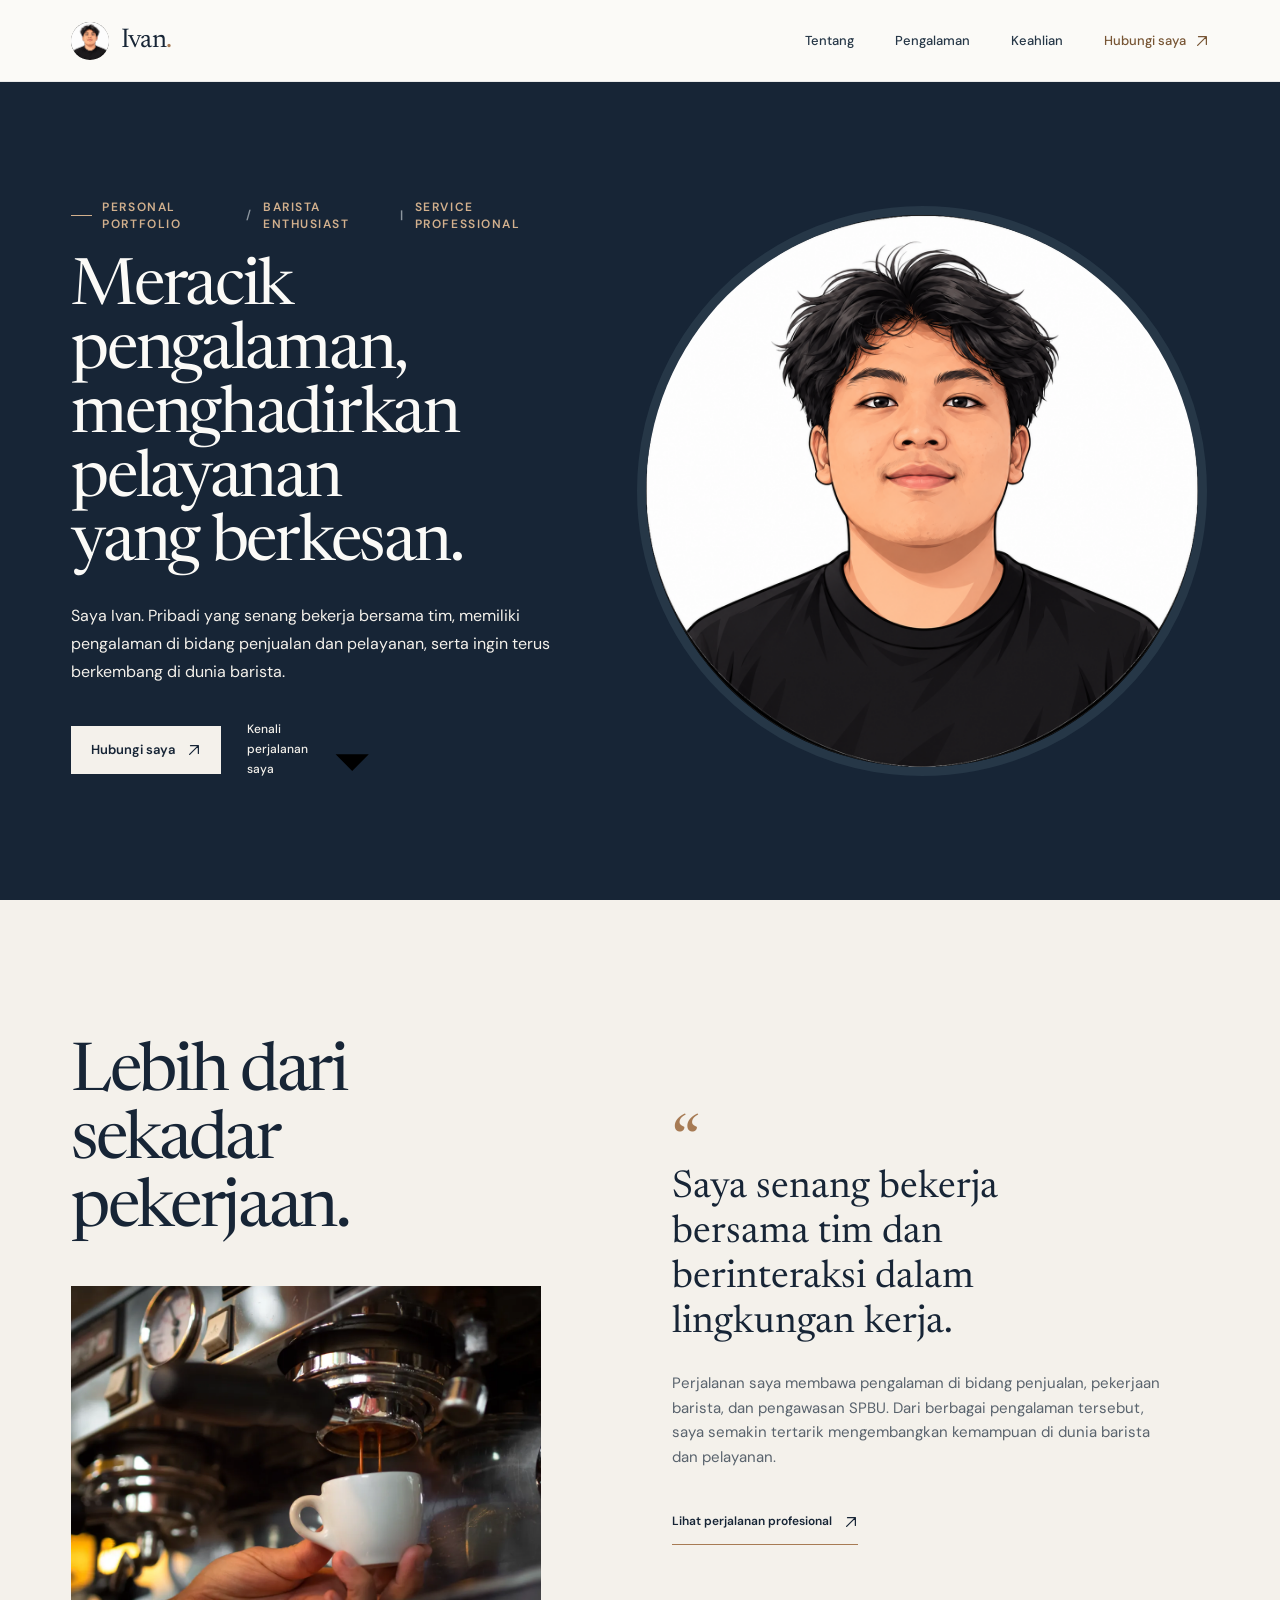
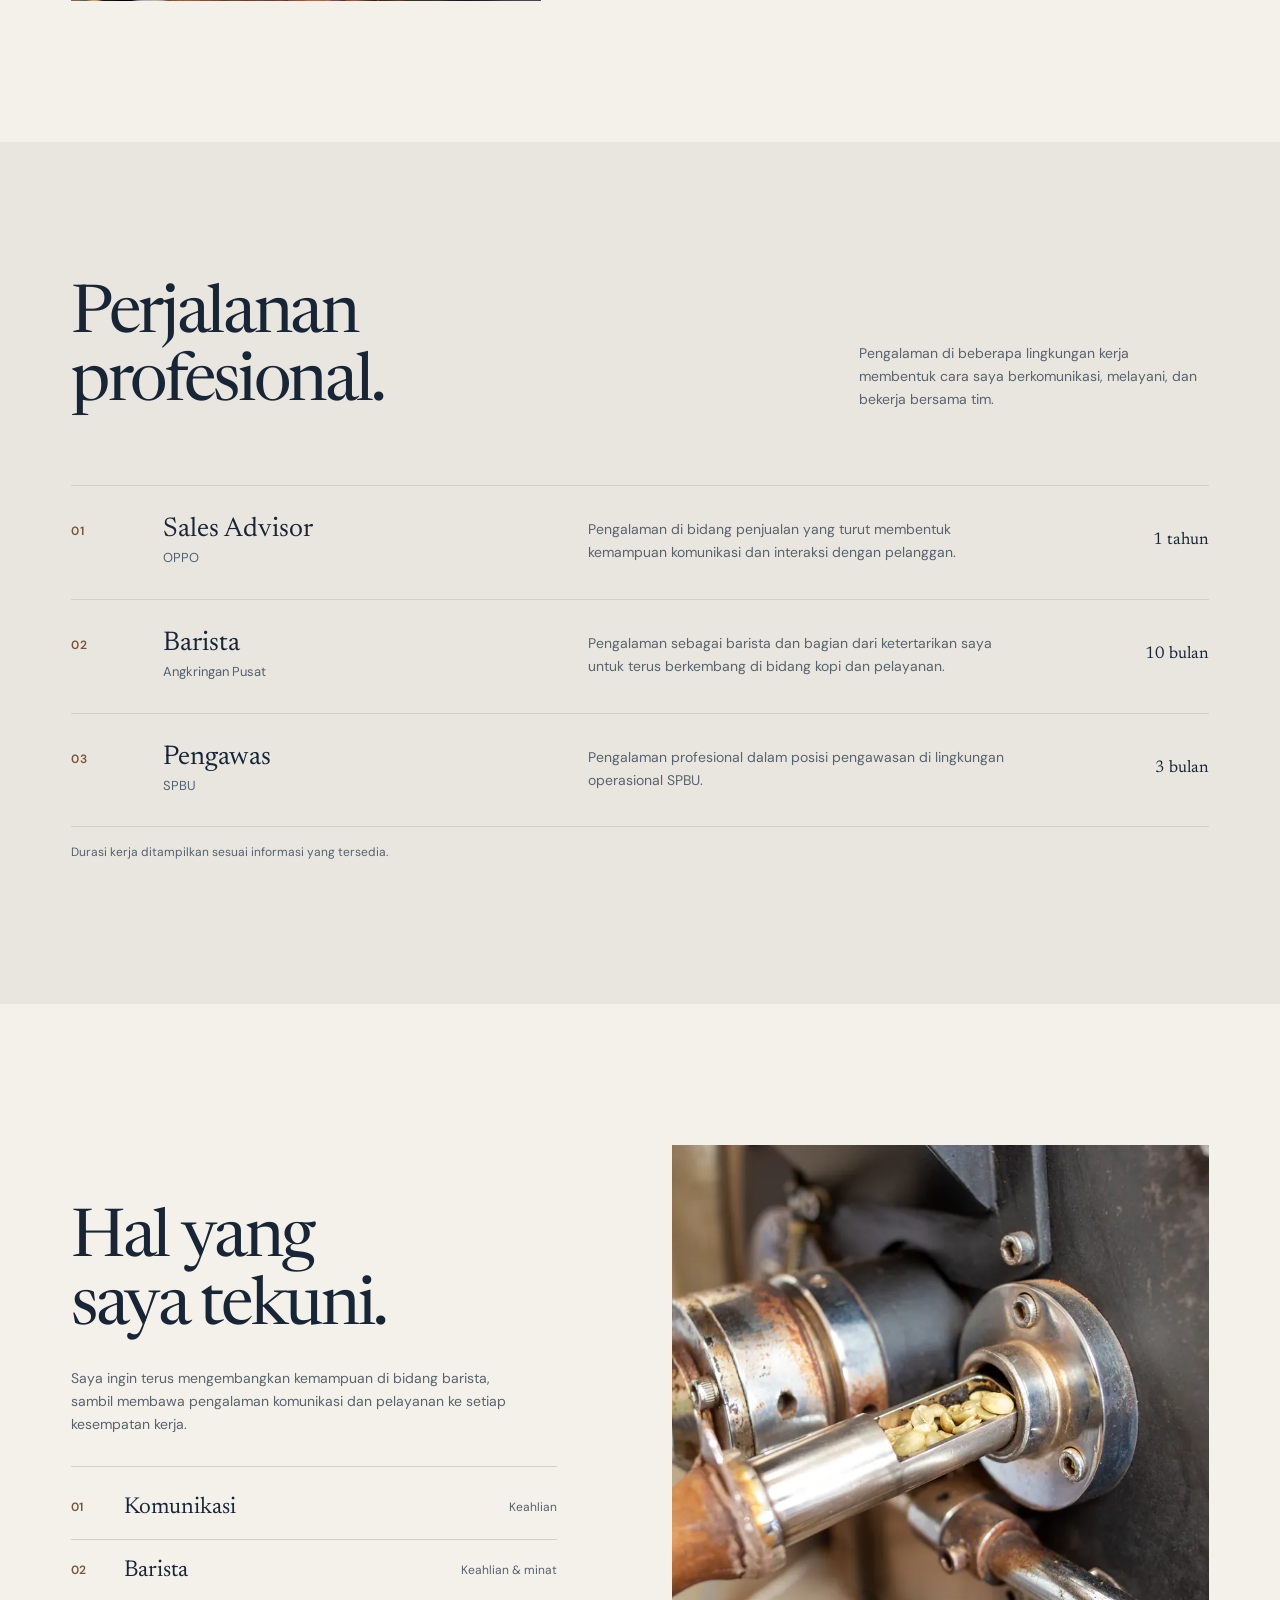
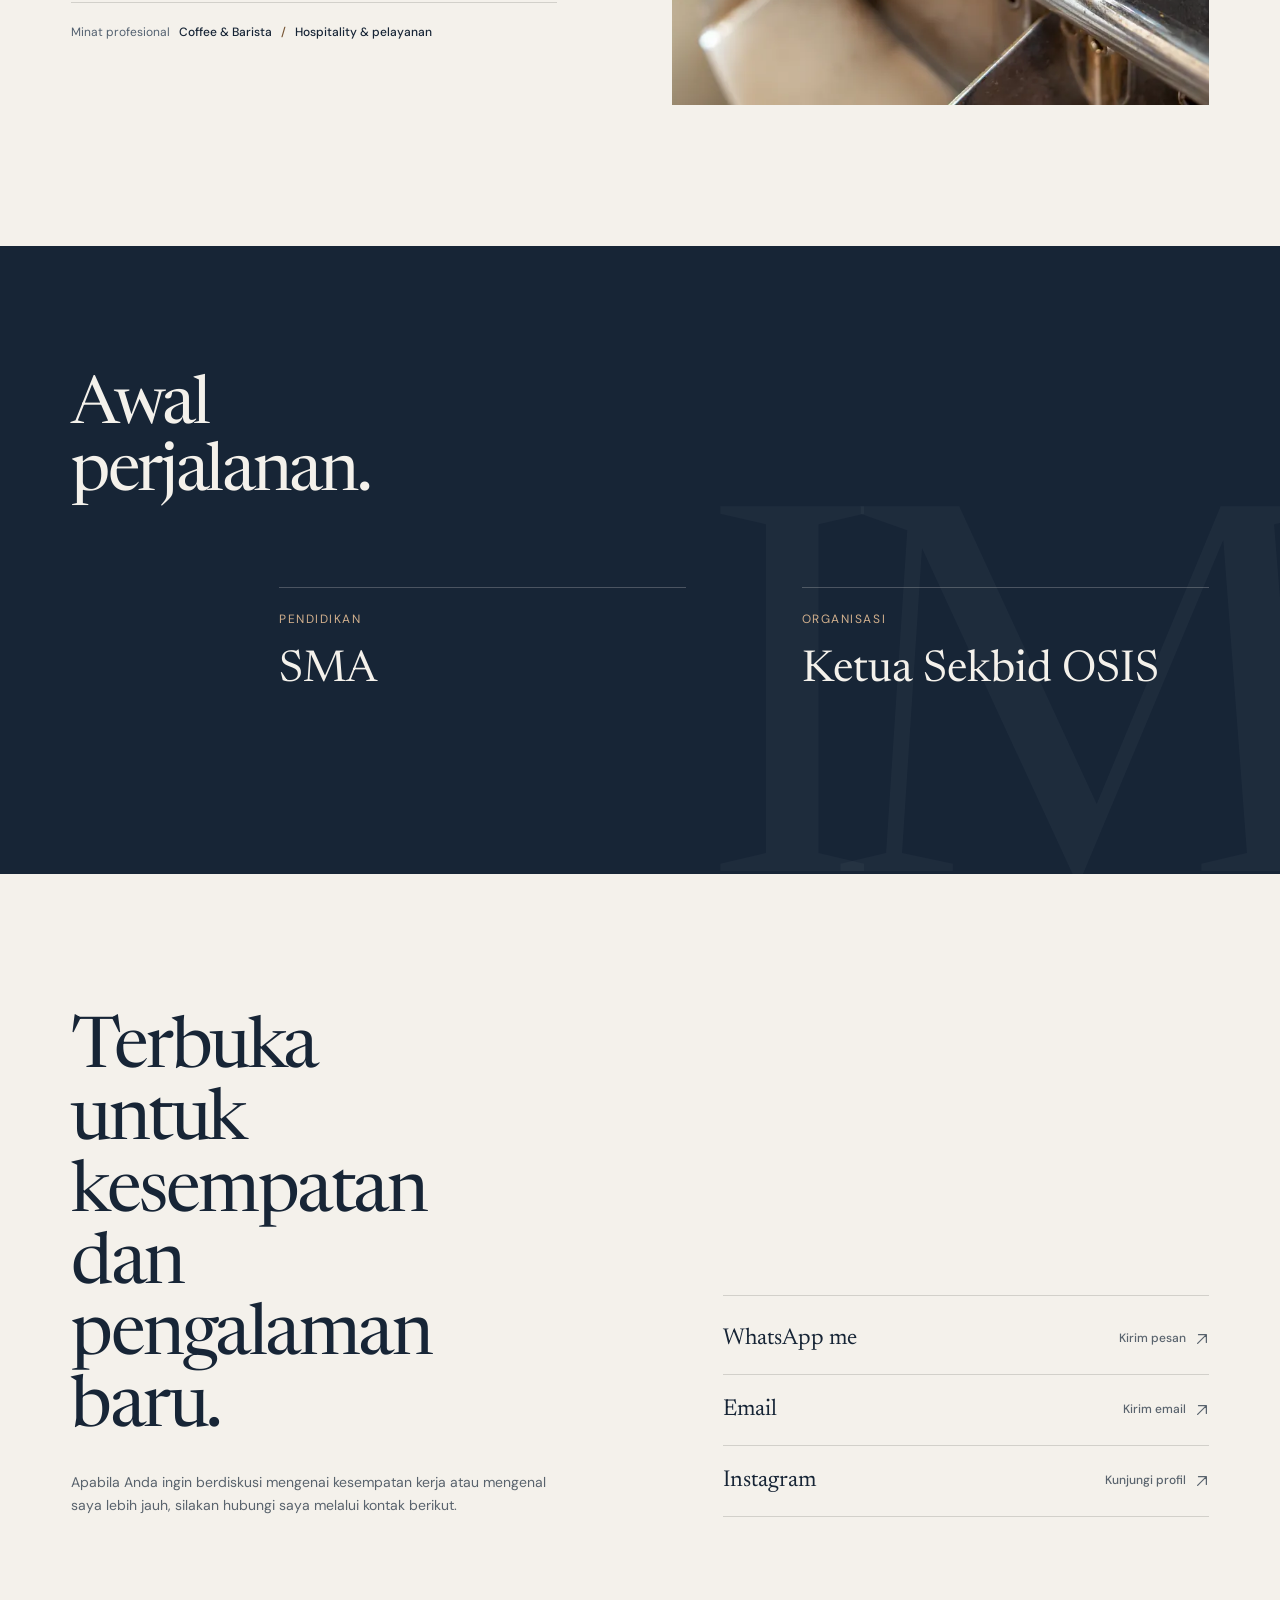
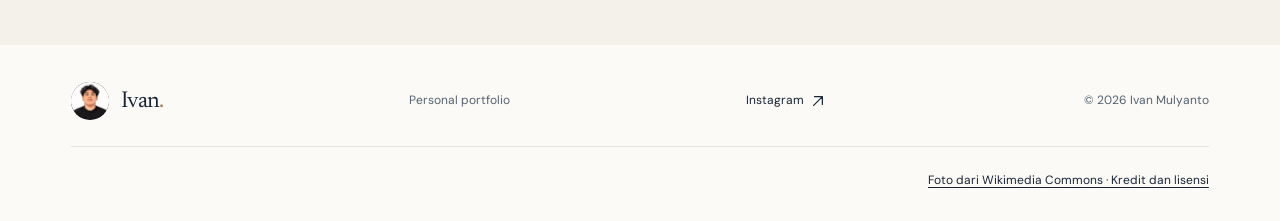
<file: index.html>
<!doctype html>
<html lang="id" data-type="service" data-site-kind="other" data-radius="soft" data-buttons="solid" data-motion="quiet">
<head>
  <meta charset="utf-8">
  <meta name="viewport" content="width=device-width, initial-scale=1">
  <meta name="theme-color" content="#172536">
  <meta name="description" content="Kenali Ivan, profesional dengan pengalaman di bidang penjualan, pelayanan, dan barista yang ingin terus berkembang di dunia coffee and hospitality.">
  <meta name="page-type" content="service">
  <meta name="site-kind" content="other">
  <meta property="og:type" content="website">
  <meta property="og:title" content="Ivan | Barista &amp; Service Professional">
  <meta property="og:description" content="Perjalanan profesional Ivan di bidang penjualan, pelayanan, dan barista.">
  <meta property="og:image" content="assets/img/profile.jpg">
  <meta name="twitter:card" content="summary_large_image">
  <title>Ivan | Barista &amp; Service Professional</title>
  <link rel="icon" type="image/svg+xml" href="assets/img/favicon.svg">
  <link rel="preconnect" href="https://fonts.googleapis.com">
  <link rel="preconnect" href="https://fonts.gstatic.com" crossorigin>
  <link href="https://fonts.googleapis.com/css2?family=DM+Sans:wght@400;500;600;700&family=Newsreader:opsz,wght@6..72,400;6..72,500&display=swap" rel="stylesheet">
  <link rel="stylesheet" href="assets/css/style.css">
</head>
<body id="top">
  <a class="skip-link" href="#main">Langsung ke konten</a>
  <header class="site-header">
    <div class="header-inner wrap">
      <a class="brand" href="#top" aria-label="Ivan, kembali ke halaman utama">
        <img class="brand-photo" src="assets/img/profile.jpg" alt="">
        <span class="brand-name">Ivan<span class="brand-dot">.</span></span>
      </a>
      <button class="menu-toggle" type="button" aria-label="Buka navigasi" aria-expanded="false" aria-controls="primary-navigation">
        <span></span><span></span>
      </button>
      <nav class="primary-nav" id="primary-navigation" aria-label="Navigasi utama">
        <a href="#about">Tentang</a>
        <a href="#experience">Pengalaman</a>
        <a href="#skills">Keahlian</a>
        <a class="nav-contact" href="#contact">Hubungi saya <svg viewBox="0 0 16 16" aria-hidden="true"><path d="M3 13 13 3M4 3h9v9"/></svg></a>
      </nav>
    </div>
  </header>

  <main id="main">
    <section class="hero section-dark" id="home" aria-labelledby="hero-title" data-enter>
      <div class="hero-inner wrap">
        <div class="hero-copy">
          <p class="eyebrow"><span class="eyebrow-rule"></span>Personal portfolio <span class="eyebrow-slash">/</span> Barista enthusiast <span class="eyebrow-slash">|</span> Service professional</p>
          <h1 id="hero-title">Meracik pengalaman, menghadirkan pelayanan yang berkesan.</h1>
          <p class="hero-lead">Saya Ivan. Pribadi yang senang bekerja bersama tim, memiliki pengalaman di bidang penjualan dan pelayanan, serta ingin terus berkembang di dunia barista.</p>
          <div class="hero-actions">
            <a class="button button-light" href="#contact">Hubungi saya <svg viewBox="0 0 16 16" aria-hidden="true"><path d="M3 13 13 3M4 3h9v9"/></svg></a>
            <a class="text-link text-link-light" href="#experience">Kenali perjalanan saya <svg viewBox="0 0 16 16" aria-hidden="true"><path d="M8 3v10m-4-4 4 4 4-4"/></svg></a>
          </div>
        </div>
        <figure class="hero-image-frame">
          <img src="assets/img/profile.jpg" alt="Foto pribadi Ivan" width="600" height="600" fetchpriority="high" decoding="async">
        </figure>
      </div>
    </section>

    <section class="about section-light section-space" id="about" aria-labelledby="about-title" data-reveal>
      <div class="wrap about-grid">
        <div class="about-heading">
          <h2 id="about-title">Lebih dari sekadar pekerjaan.</h2>
          <div class="about-image-wrap">
            <img src="assets/img/coffee-detail.webp" alt="Espresso mengalir ke cangkir kecil di bawah mesin kopi" width="1200" height="858" loading="lazy" decoding="async" data-source="library-057" data-photo-id="photo-m28989985" data-subject="espresso">
          </div>
        </div>
        <div class="about-story">
          <span class="story-mark" aria-hidden="true">“</span>
          <p class="about-lead">Saya senang bekerja bersama tim dan berinteraksi dalam lingkungan kerja.</p>
          <p>Perjalanan saya membawa pengalaman di bidang penjualan, pekerjaan barista, dan pengawasan SPBU. Dari berbagai pengalaman tersebut, saya semakin tertarik mengembangkan kemampuan di dunia barista dan pelayanan.</p>
          <a class="underlined-link" href="#experience">Lihat perjalanan profesional <svg viewBox="0 0 16 16" aria-hidden="true"><path d="M3 13 13 3M4 3h9v9"/></svg></a>
        </div>
      </div>
    </section>

    <section class="experience section-sand section-space" id="experience" aria-labelledby="experience-title" data-reveal>
      <div class="wrap">
        <div class="section-intro experience-intro">
          <div>
            <h2 id="experience-title">Perjalanan profesional.</h2>
          </div>
          <p class="section-aside">Pengalaman di beberapa lingkungan kerja membentuk cara saya berkomunikasi, melayani, dan bekerja bersama tim.</p>
        </div>
        <div class="experience-list">
          <article class="experience-row">
            <span class="experience-index" aria-hidden="true">01</span>
            <div class="experience-role"><h3>Sales Advisor</h3><p>OPPO</p></div>
            <p class="experience-description">Pengalaman di bidang penjualan yang turut membentuk kemampuan komunikasi dan interaksi dengan pelanggan.</p>
            <span class="experience-duration">1 tahun</span>
          </article>
          <article class="experience-row">
            <span class="experience-index" aria-hidden="true">02</span>
            <div class="experience-role"><h3>Barista</h3><p>Angkringan Pusat</p></div>
            <p class="experience-description">Pengalaman sebagai barista dan bagian dari ketertarikan saya untuk terus berkembang di bidang kopi dan pelayanan.</p>
            <span class="experience-duration">10 bulan</span>
          </article>
          <article class="experience-row">
            <span class="experience-index" aria-hidden="true">03</span>
            <div class="experience-role"><h3>Pengawas</h3><p>SPBU</p></div>
            <p class="experience-description">Pengalaman profesional dalam posisi pengawasan di lingkungan operasional SPBU.</p>
            <span class="experience-duration">3 bulan</span>
          </article>
        </div>
        <p class="experience-note">Durasi kerja ditampilkan sesuai informasi yang tersedia.</p>
      </div>
    </section>

    <section class="skills section-light section-space" id="skills" aria-labelledby="skills-title" data-reveal>
      <div class="wrap skills-grid">
        <div class="skills-copy">
          <h2 id="skills-title">Hal yang saya tekuni.</h2>
          <p class="skills-intro">Saya ingin terus mengembangkan kemampuan di bidang barista, sambil membawa pengalaman komunikasi dan pelayanan ke setiap kesempatan kerja.</p>
          <ul class="skill-list" aria-label="Keahlian">
            <li><span class="skill-number">01</span><span>Komunikasi</span><span class="skill-type">Keahlian</span></li>
            <li><span class="skill-number">02</span><span>Barista</span><span class="skill-type">Keahlian &amp; minat</span></li>
          </ul>
          <p class="interest-line"><span>Minat profesional</span> Coffee &amp; Barista <span class="interest-divider">/</span> Hospitality &amp; pelayanan</p>
        </div>
        <figure class="skills-image-wrap">
          <img src="assets/img/coffee-beans.webp" alt="Biji kopi dalam alat pemeriksa pada mesin sangrai" width="1200" height="800" loading="lazy" decoding="async" data-source="library-057" data-photo-id="photo-m147143894" data-subject="coffee roasting">
        </figure>
      </div>
    </section>

    <section class="education section-navy section-space" id="education" aria-labelledby="education-title" data-reveal>
      <div class="wrap">
        <div class="education-heading">
          <h2 id="education-title">Awal perjalanan.</h2>
        </div>
        <div class="education-records">
          <article class="education-record">
            <span class="record-label">Pendidikan</span>
            <h3>SMA</h3>
          </article>
          <article class="education-record">
            <span class="record-label">Organisasi</span>
            <h3>Ketua Sekbid OSIS</h3>
          </article>
        </div>
      </div>
      <span class="education-ornament" aria-hidden="true">IM</span>
    </section>

    <section class="contact section-light section-space" id="contact" aria-labelledby="contact-title" data-reveal>
      <div class="wrap contact-inner">
        <div class="contact-copy">
          <h2 id="contact-title">Terbuka untuk kesempatan dan pengalaman baru.</h2>
          <p>Apabila Anda ingin berdiskusi mengenai kesempatan kerja atau mengenal saya lebih jauh, silakan hubungi saya melalui kontak berikut.</p>
        </div>
        <div class="contact-links" aria-label="Kontak Ivan">
          <a class="contact-link contact-link-primary" href="https://wa.me/6282225231786" target="_blank" rel="noopener noreferrer">
            <span>WhatsApp me</span><span class="contact-link-label">Kirim pesan <svg viewBox="0 0 16 16" aria-hidden="true"><path d="M3 13 13 3M4 3h9v9"/></svg></span>
          </a>
          <a class="contact-link" href="mailto:ivanmulyanto58@gmail.com">
            <span>Email</span><span class="contact-link-label">Kirim email <svg viewBox="0 0 16 16" aria-hidden="true"><path d="M3 13 13 3M4 3h9v9"/></svg></span>
          </a>
          <a class="contact-link" href="https://www.instagram.com/ivnmlyntoo_/" target="_blank" rel="noopener noreferrer">
            <span>Instagram</span><span class="contact-link-label">Kunjungi profil <svg viewBox="0 0 16 16" aria-hidden="true"><path d="M3 13 13 3M4 3h9v9"/></svg></span>
          </a>
        </div>
      </div>
    </section>
  </main>

  <footer class="site-footer">
    <div class="wrap footer-main">
      <a class="brand footer-brand" href="#top" aria-label="Ivan, kembali ke atas">
        <img class="brand-photo" src="assets/img/profile.jpg" alt="">
        <span class="brand-name">Ivan<span class="brand-dot">.</span></span>
      </a>
      <span class="footer-title">Personal portfolio</span>
      <a class="footer-instagram" href="https://www.instagram.com/ivnmlyntoo_/" target="_blank" rel="noopener noreferrer">Instagram <svg viewBox="0 0 16 16" aria-hidden="true"><path d="M3 13 13 3M4 3h9v9"/></svg></a>
      <span class="footer-copyright">© <span id="year">2026</span> Ivan Mulyanto</span>
    </div>
    <div class="wrap footer-credits"><a href="photo-credits.html">Foto dari Wikimedia Commons · Kredit dan lisensi</a></div>
  </footer>
  <script src="assets/js/main.js" defer></script>
</body>
</html>
</file>
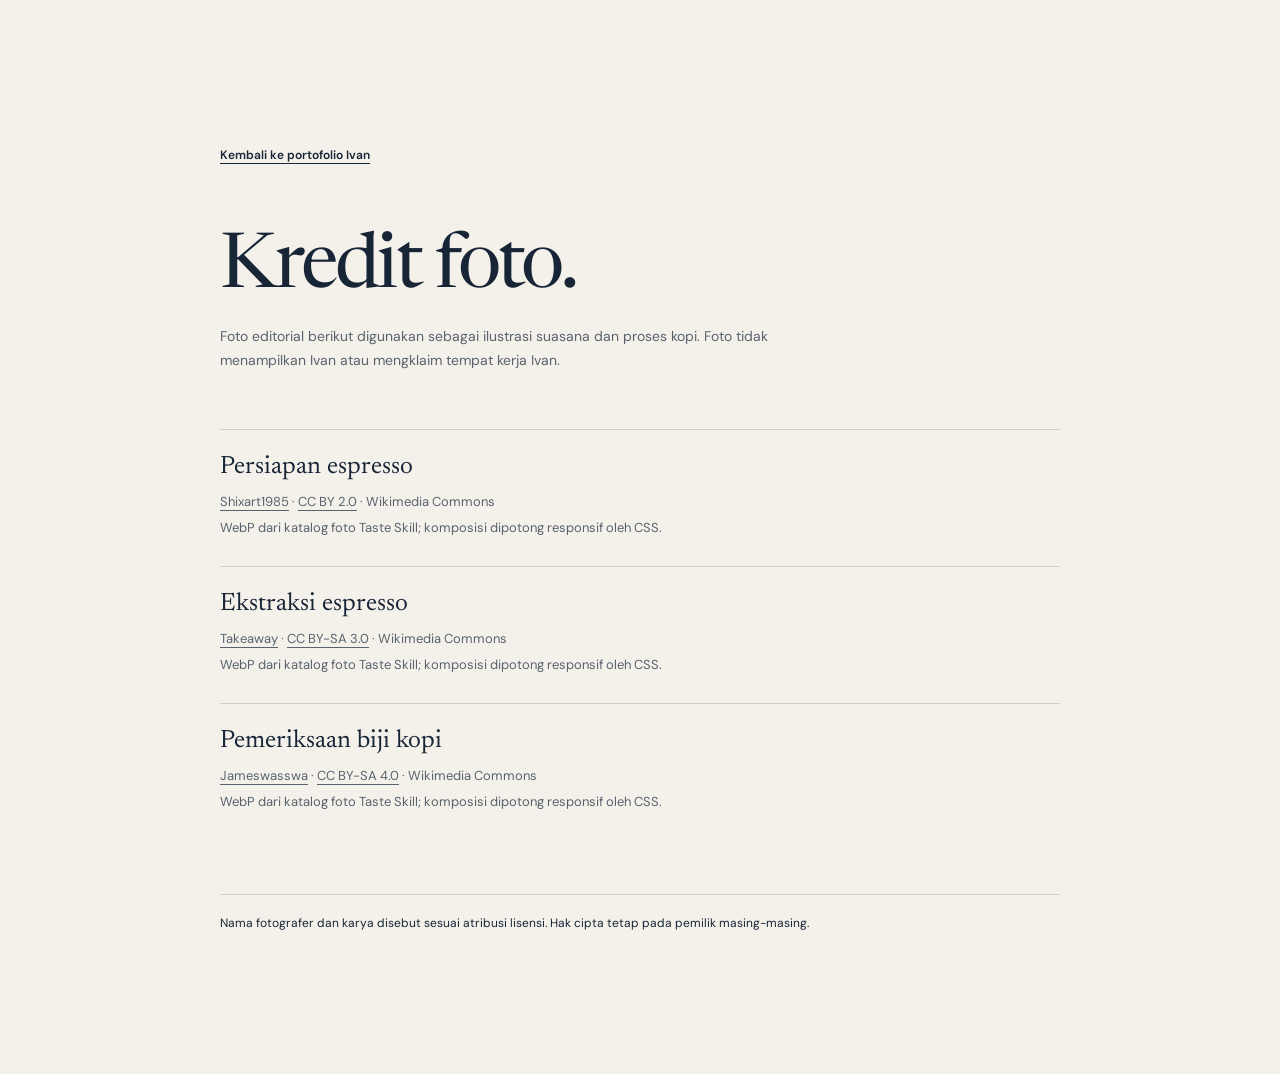
<file: photo-credits.html>
<!doctype html>
<html lang="id">
<head>
  <meta charset="utf-8">
  <meta name="viewport" content="width=device-width, initial-scale=1">
  <meta name="theme-color" content="#172536">
  <title>Kredit foto | Ivan</title>
  <link rel="preconnect" href="https://fonts.googleapis.com">
  <link rel="preconnect" href="https://fonts.gstatic.com" crossorigin>
  <link href="https://fonts.googleapis.com/css2?family=DM+Sans:wght@400;500;600&family=Newsreader:opsz,wght@6..72,400&display=swap" rel="stylesheet">
  <style>
    :root { color-scheme: light; --navy: #172536; --paper: #f4f1eb; --coffee: #a77b54; --muted: #59636d; }
    * { box-sizing: border-box; }
    body { margin: 0; background: var(--paper); color: var(--navy); font: 16px/1.7 "DM Sans", Arial, sans-serif; }
    main { width: min(840px, calc(100% - 48px)); margin: 0 auto; padding: clamp(72px, 12vw, 140px) 0; }
    a { color: inherit; text-underline-offset: 4px; }
    a:focus-visible { outline: 3px solid var(--coffee); outline-offset: 4px; }
    .back { font-size: 12px; font-weight: 600; }
    h1 { max-width: 10ch; margin: 64px 0 18px; font: 400 clamp(48px, 8vw, 76px)/1 "Newsreader", Georgia, serif; letter-spacing: -.035em; }
    .intro { max-width: 58ch; margin-bottom: 56px; color: var(--muted); font-size: 14px; }
    article { padding: 23px 0; border-top: 1px solid #d2d0ca; }
    h2 { margin: 0 0 8px; font: 400 25px/1.2 "Newsreader", Georgia, serif; }
    p { margin: 4px 0; color: var(--muted); font-size: 13px; }
    footer { margin-top: 54px; padding-top: 18px; border-top: 1px solid #d2d0ca; font-size: 12px; }
  </style>
</head>
<body>
  <main>
    <a class="back" href="index.html">Kembali ke portofolio Ivan</a>
    <h1>Kredit foto.</h1>
    <p class="intro">Foto editorial berikut digunakan sebagai ilustrasi suasana dan proses kopi. Foto tidak menampilkan Ivan atau mengklaim tempat kerja Ivan.</p>
    <article>
      <h2>Persiapan espresso</h2>
      <p><a href="https://commons.wikimedia.org/wiki/File:Barista_prepares_espresso_at_coffee_shop.jpg">Shixart1985</a> · <a href="https://creativecommons.org/licenses/by/2.0/">CC BY 2.0</a> · Wikimedia Commons</p>
      <p>WebP dari katalog foto Taste Skill; komposisi dipotong responsif oleh CSS.</p>
    </article>
    <article>
      <h2>Ekstraksi espresso</h2>
      <p><a href="https://commons.wikimedia.org/wiki/File:Double_ristretto_naked_portafilter.jpg">Takeaway</a> · <a href="https://creativecommons.org/licenses/by-sa/3.0/">CC BY-SA 3.0</a> · Wikimedia Commons</p>
      <p>WebP dari katalog foto Taste Skill; komposisi dipotong responsif oleh CSS.</p>
    </article>
    <article>
      <h2>Pemeriksaan biji kopi</h2>
      <p><a href="https://commons.wikimedia.org/wiki/File:Closer_look_at_the_coffee_beans_from_the_coffee_roasting_machine_looking_at_their_progress.jpg">Jameswasswa</a> · <a href="https://creativecommons.org/licenses/by-sa/4.0/">CC BY-SA 4.0</a> · Wikimedia Commons</p>
      <p>WebP dari katalog foto Taste Skill; komposisi dipotong responsif oleh CSS.</p>
    </article>
    <footer>Nama fotografer dan karya disebut sesuai atribusi lisensi. Hak cipta tetap pada pemilik masing-masing.</footer>
  </main>
</body>
</html>
</file>
<file: assets/css/style.css>
:root {
  color-scheme: light;
  --navy: #172536;
  --navy-soft: #263747;
  --navy-muted: #536170;
  --ink: #202a32;
  --ink-soft: #59636d;
  --paper: #f4f1eb;
  --paper-white: #fbfaf7;
  --sand: #e9e6df;
  --light-gray: #e5e4e0;
  --coffee: #a77b54;
  --coffee-ink: #775534;
  --rule: #d2d0ca;
  --rule-dark: rgb(244 241 235 / 23%);
  --serif: "Newsreader", Georgia, "Times New Roman", serif;
  --sans: "DM Sans", Arial, sans-serif;
  --wrap: 1280px;
  --gutter: clamp(24px, 5.55vw, 80px);
  --nav-height: 82px;
  --ease-out: cubic-bezier(.16, 1, .3, 1);
}

*, *::before, *::after { box-sizing: border-box; }
html { scroll-behavior: smooth; scroll-padding-top: calc(var(--nav-height) + 18px); }
body {
  margin: 0;
  background: var(--paper);
  color: var(--ink);
  font-family: var(--sans);
  font-size: 16px;
  line-height: 1.65;
  -webkit-font-smoothing: antialiased;
  text-rendering: optimizeLegibility;
}
::selection { color: var(--paper-white); background: var(--navy-soft); }
::-webkit-scrollbar { width: 10px; }
::-webkit-scrollbar-track { background: var(--paper); }
::-webkit-scrollbar-thumb { border: 3px solid var(--paper); border-radius: 10px; background: var(--navy-muted); }
::-webkit-scrollbar-thumb:hover { background: var(--navy-soft); }
img { display: block; width: 100%; height: 100%; object-fit: cover; }
figure { margin: 0; }
a { color: inherit; }
a:focus-visible, button:focus-visible { outline: 3px solid var(--coffee); outline-offset: 4px; }
.wrap { width: min(var(--wrap), calc(100% - (var(--gutter) * 2))); margin-inline: auto; }
.skip-link { position: fixed; z-index: 20; top: 12px; left: 12px; padding: 10px 16px; transform: translateY(-150%); background: var(--paper-white); color: var(--navy); font-weight: 700; }
.skip-link:focus { transform: translateY(0); }

.site-header { position: sticky; z-index: 10; top: 0; height: var(--nav-height); background: var(--paper-white); border-bottom: 1px solid rgb(23 37 54 / 8%); }
.header-inner { display: flex; height: 100%; align-items: center; justify-content: space-between; }
.brand { display: inline-flex; min-height: 44px; align-items: center; gap: 12px; text-decoration: none; }
.brand-photo { width: 38px; height: 38px; flex: 0 0 38px; border-radius: 50%; object-fit: cover; }
.brand-name { color: var(--navy); font-family: var(--serif); font-size: 27px; letter-spacing: -.03em; line-height: 1; }
.brand-dot { color: var(--coffee); }
.primary-nav { display: flex; align-items: center; gap: clamp(24px, 3.2vw, 48px); }
.primary-nav a { display: inline-flex; min-height: 44px; align-items: center; color: var(--navy-soft); font-size: 13px; font-weight: 500; text-decoration: none; transition: color .2s ease; }
.primary-nav a:hover, .primary-nav a[aria-current="location"] { color: var(--coffee-ink); }
.primary-nav .nav-contact { display: inline-flex; align-items: center; gap: 9px; color: var(--navy); }
.primary-nav svg, .button svg, .underlined-link svg, .contact-link svg, .footer-instagram svg { width: 14px; height: 14px; fill: none; stroke: currentColor; stroke-width: 1.4; stroke-linecap: round; stroke-linejoin: round; }
.menu-toggle { display: none; }

.hero { position: relative; display: flex; min-height: min(890px, calc(100svh - var(--nav-height))); overflow: hidden; background: var(--navy); color: var(--paper); }
.hero-inner { position: relative; display: grid; grid-template-columns: minmax(0, .92fr) minmax(0, 1.08fr); align-items: center; gap: clamp(36px, 6vw, 88px); padding-block: 68px; }
.hero-copy { position: relative; z-index: 1; max-width: 570px; padding-block: 22px; }
.eyebrow { display: flex; align-items: center; gap: 10px; margin: 0 0 24px; color: var(--coffee); font-size: 12px; font-weight: 600; letter-spacing: .13em; line-height: 1.4; text-transform: uppercase; }
.eyebrow { color: #d2b08d; }
.eyebrow-rule { width: 25px; height: 1px; background: currentColor; }
.eyebrow-slash { color: #8c969f; }
h1, h2, h3, p { margin-top: 0; }
h1, h2, h3 { font-family: var(--serif); font-weight: 400; text-wrap: balance; }
p { text-wrap: pretty; }
h1 { max-width: 11ch; margin-bottom: 25px; color: #fbfaf7; font-size: clamp(46px, 5.05vw, 70px); letter-spacing: -.035em; line-height: .99; }
.hero-lead { max-width: 46ch; margin-bottom: 0; color: var(--paper); font-size: 16px; line-height: 1.75; }
.hero-actions { display: flex; flex-wrap: wrap; align-items: center; gap: 20px 26px; margin-top: 31px; }
.button { display: inline-flex; min-height: 48px; align-items: center; justify-content: center; gap: 12px; padding: 0 20px; font-size: 13px; font-weight: 600; text-decoration: none; transition: color .22s ease, background .22s ease, transform .22s var(--ease-out); }
.button:hover { transform: translateY(-2px); }
.button:active { transform: translateY(1px); }
.button-light { background: var(--paper); color: var(--navy); }
.button-light:hover { background: var(--paper-white); }
.text-link { display: inline-flex; min-height: 44px; align-items: center; gap: 10px; font-size: 12px; font-weight: 500; text-decoration: none; }
.text-link-light { color: var(--paper); }
.text-link span { color: #d2b08d; transition: transform .2s ease; }
.text-link:hover span { transform: translateY(3px); }
.hero-image-frame { position: relative; width: min(100%, 570px); aspect-ratio: 1; justify-self: center; overflow: hidden; border: 9px solid var(--navy-soft); border-radius: 50%; background: var(--navy-soft); }
.hero-image-frame::after { position: absolute; inset: 0; border: 1px solid rgb(255 255 255 / 9%); border-radius: inherit; content: ""; pointer-events: none; }
.hero-image-frame img { object-position: center; }

.section-space { padding-block: clamp(90px, 11vw, 156px); }
.section-light { background: var(--paper); }
.section-sand { background: var(--sand); }
.section-dark { background: var(--navy); color: var(--paper); }
.section-navy { position: relative; overflow: hidden; background: var(--navy); color: #f4f1eb; }
h2 { max-width: 12ch; margin-bottom: 0; color: var(--navy); font-size: clamp(42px, 5.2vw, 68px); letter-spacing: -.035em; line-height: 1.02; }
.about-grid { display: grid; grid-template-columns: minmax(0, .95fr) minmax(0, 1.05fr); gap: clamp(52px, 9vw, 128px); align-items: center; }
.about-heading { display: flex; flex-direction: column; align-items: flex-start; }
.about-heading h2 { max-width: 8ch; }
.profile-photo-frame { width: clamp(132px, 17vw, 190px); aspect-ratio: 1; margin-top: 30px; overflow: hidden; border: 5px solid var(--paper-white); border-radius: 50%; box-shadow: 0 0 0 1px var(--rule); }
.profile-photo-frame img { object-position: center; }
.about-image-wrap { position: relative; width: min(100%, 470px); height: 315px; margin-top: 42px; }
.about-image-wrap img { object-position: 50% 58%; }
.about-story { position: relative; max-width: 560px; padding-top: 22px; }
.story-mark { display: block; margin-bottom: -10px; color: var(--coffee); font-family: var(--serif); font-size: 70px; line-height: .8; }
.about-lead { max-width: 19ch; margin-bottom: 24px; color: var(--navy); font-family: var(--serif); font-size: clamp(28px, 3vw, 39px); line-height: 1.18; }
.about-story > p:not(.about-lead) { max-width: 54ch; margin-bottom: 31px; color: var(--ink-soft); font-size: 15px; }
.underlined-link { display: inline-flex; min-height: 44px; align-items: center; gap: 12px; padding-block: 8px; border-bottom: 1px solid var(--coffee); color: var(--navy); font-size: 12px; font-weight: 600; text-decoration: none; transition: gap .2s ease; }
.underlined-link:hover { gap: 17px; }

.section-intro { display: flex; justify-content: space-between; align-items: flex-end; gap: 40px; }
.experience-intro { margin-bottom: 66px; }
.experience-intro h2 { max-width: 10ch; }
.section-aside { max-width: 35ch; margin-bottom: 8px; color: var(--ink-soft); font-size: 14px; }
.experience-list { border-top: 1px solid var(--rule); }
.experience-row { display: grid; grid-template-columns: 54px minmax(180px, 1fr) minmax(270px, 1.25fr) 100px; align-items: center; column-gap: clamp(20px, 3vw, 42px); padding: 28px 0 30px; border-bottom: 1px solid var(--rule); }
.experience-index { align-self: start; padding-top: 8px; color: var(--coffee-ink); font-size: 12px; font-weight: 600; letter-spacing: .07em; }
.experience-role h3 { margin-bottom: 1px; color: var(--navy); font-size: 27px; line-height: 1.2; }
.experience-role p { margin-bottom: 0; color: var(--navy-muted); font-size: 13px; }
.experience-description { max-width: 43ch; margin: 0; color: var(--ink-soft); font-size: 14px; line-height: 1.65; }
.experience-duration { justify-self: end; color: var(--navy); font-family: var(--serif); font-size: 17px; white-space: nowrap; }
.experience-note { margin: 16px 0 0; color: var(--navy-muted); font-size: 12px; }

.skills-grid { display: grid; grid-template-columns: minmax(0, .95fr) minmax(0, 1.05fr); align-items: center; gap: clamp(50px, 9vw, 124px); }
.skills-copy h2 { max-width: 8ch; }
.skills-intro { max-width: 48ch; margin: 24px 0 30px; color: var(--ink-soft); font-size: 14px; }
.skill-list { max-width: 540px; margin: 0; padding: 10px 0 0; list-style: none; border-top: 1px solid var(--rule); }
.skill-list li { display: grid; min-height: 62px; grid-template-columns: 38px 1fr auto; align-items: center; gap: 15px; padding-block: 12px; border-bottom: 1px solid var(--rule); color: var(--navy); font-family: var(--serif); font-size: 23px; }
.skill-number { color: var(--coffee-ink); font-family: var(--sans); font-size: 12px; font-weight: 600; }
.skill-type { color: var(--navy-muted); font-family: var(--sans); font-size: 12px; }
.interest-line { display: flex; flex-wrap: wrap; gap: 6px 9px; margin: 20px 0 0; color: var(--navy); font-size: 12px; font-weight: 500; }
.interest-line > span:first-child { color: var(--navy-muted); font-weight: 400; }
.interest-divider { color: var(--coffee-ink); }
.skills-image-wrap { position: relative; height: clamp(370px, 45vw, 560px); background: var(--sand); }
.skills-image-wrap img { object-position: 50% 50%; }

.education { padding-block: clamp(90px, 10vw, 140px); }
.education-heading { position: relative; z-index: 1; }
.education-heading h2 { max-width: 10ch; color: #f4f1eb; }
.education-records { position: relative; z-index: 1; display: grid; grid-template-columns: 1fr 1fr; gap: clamp(40px, 9vw, 130px); max-width: 930px; margin: 78px 0 4px auto; }
.education-record { min-height: 155px; padding-top: 17px; border-top: 1px solid var(--rule-dark); }
.record-label { color: #d2b08d; font-size: 12px; letter-spacing: .13em; text-transform: uppercase; }
.education-record h3 { margin: 14px 0 0; color: #f4f1eb; font-size: clamp(30px, 3.5vw, 44px); line-height: 1.15; }
.education-ornament { position: absolute; right: -22px; bottom: -132px; color: rgb(244 241 235 / 3%); font-family: var(--serif); font-size: clamp(280px, 40vw, 510px); letter-spacing: -.1em; line-height: 1; pointer-events: none; }

.contact { padding-bottom: clamp(90px, 10vw, 138px); }
.contact-inner { display: grid; grid-template-columns: minmax(0, 1.05fr) minmax(330px, .95fr); align-items: end; gap: clamp(52px, 9vw, 132px); }
.contact-copy h2 { max-width: 10ch; font-size: clamp(45px, 5.5vw, 74px); }
.contact-copy > p:last-child { max-width: 50ch; margin: 25px 0 0; color: var(--ink-soft); font-size: 14px; }
.contact-links { padding-top: 8px; border-top: 1px solid var(--rule); }
.contact-link { display: flex; min-height: 71px; align-items: center; justify-content: space-between; gap: 16px; border-bottom: 1px solid var(--rule); color: var(--navy); font-family: var(--serif); font-size: 23px; text-decoration: none; transition: padding .22s var(--ease-out), color .2s ease; }
.contact-link:hover { padding-inline: 9px; color: var(--coffee-ink); }
.contact-link-primary { color: var(--navy); }
.contact-link-label { display: inline-flex; align-items: center; gap: 9px; color: var(--ink-soft); font-family: var(--sans); font-size: 12px; font-weight: 500; }
.contact-link:hover .contact-link-label { color: var(--navy); }

.site-footer { padding-block: 28px 18px; background: var(--paper-white); }
.footer-main { display: grid; grid-template-columns: 1fr 1fr 1fr auto; align-items: center; gap: 22px; min-height: 56px; }
.footer-brand .brand-mark { width: 32px; height: 32px; font-size: 13px; }
.footer-brand .brand-name { font-size: 23px; }
.footer-title, .footer-copyright { color: var(--navy-muted); font-size: 12px; }
.footer-instagram { display: inline-flex; min-height: 44px; align-items: center; gap: 7px; color: var(--navy); font-size: 12px; text-decoration: none; }
.footer-credits { display: flex; align-items: center; justify-content: flex-end; gap: 6px; margin-top: 17px; padding-top: 12px; border-top: 1px solid var(--light-gray); color: var(--navy-muted); font-size: 12px; }
.footer-credits a { display: inline-flex; min-height: 44px; align-items: center; color: var(--navy); text-underline-offset: 3px; }

body.has-motion [data-reveal] { opacity: .01; transform: translateY(24px); transition: opacity .75s var(--ease-out), transform .75s var(--ease-out); }
body.has-motion [data-reveal].is-visible { opacity: 1; transform: translateY(0); }
[data-enter] .hero-copy { animation: hero-enter .9s var(--ease-out) both; }
[data-enter] .hero-image-frame { animation: image-enter 1.1s var(--ease-out) .08s both; }
@keyframes hero-enter { from { opacity: .15; transform: translateY(18px); } to { opacity: 1; transform: translateY(0); } }
@keyframes image-enter { from { opacity: .45; clip-path: inset(0 0 10% 0); } to { opacity: 1; clip-path: inset(0); } }

@media (max-width: 1100px) {
  :root { --gutter: clamp(28px, 6vw, 54px); }
  .hero-inner { grid-template-columns: minmax(0, .95fr) minmax(0, 1.05fr); gap: 38px; }
  h1 { font-size: clamp(48px, 6.2vw, 62px); }
  .hero-image-frame { width: min(100%, 430px); }
  .experience-row { grid-template-columns: 38px minmax(155px, .9fr) minmax(220px, 1.2fr) 86px; gap: 20px; }
}
@media (min-width: 681px) and (max-width: 900px) {
  .hero-inner { grid-template-columns: minmax(0, 1fr) minmax(0, .9fr); gap: 26px; }
  h1 { font-size: clamp(43px, 5.8vw, 52px); }
  .hero-image-frame { width: min(100%, 360px); }
  .hero-actions { align-items: flex-start; flex-direction: column; gap: 14px; }
}
@media (max-width: 850px) {
  :root { --nav-height: 72px; }
  .hero { min-height: calc(100svh - var(--nav-height)); }
  .hero-inner { grid-template-columns: minmax(0, 1fr) minmax(0, .92fr); gap: 28px; padding-block: 46px 55px; }
  .hero-copy { padding-block: 16px 8px; }
  h1 { font-size: clamp(46px, 6.4vw, 56px); }
  .hero-lead { font-size: 14px; }
  .hero-image-frame { width: min(100%, 390px); }
  .about-grid, .skills-grid { gap: 48px; }
  .experience-row { grid-template-columns: 34px 1fr auto; row-gap: 8px; }
  .experience-description { grid-column: 2 / 3; grid-row: 2; }
  .experience-duration { grid-column: 3; grid-row: 1 / 3; align-self: center; }
  .experience-role h3 { font-size: 25px; }
}
@media (max-width: 680px) {
  :root { --gutter: 24px; --nav-height: 68px; }
  html { scroll-padding-top: calc(var(--nav-height) + 10px); }
  body { font-size: 16px; }
  .brand-photo { width: 34px; height: 34px; flex-basis: 34px; }
  .brand-name { font-size: 25px; }
  .menu-toggle { position: relative; z-index: 12; display: flex; width: 44px; height: 44px; flex-direction: column; align-items: center; justify-content: center; gap: 6px; border: 0; background: transparent; color: var(--navy); cursor: pointer; }
  .menu-toggle span { width: 21px; height: 1px; background: currentColor; transition: transform .2s ease; }
  .menu-toggle[aria-expanded="true"] span:first-child { transform: translateY(3.5px) rotate(45deg); }
  .menu-toggle[aria-expanded="true"] span:last-child { transform: translateY(-3.5px) rotate(-45deg); }
  .primary-nav { position: absolute; top: var(--nav-height); right: 0; left: 0; display: flex; visibility: hidden; flex-direction: column; align-items: stretch; gap: 0; padding: 8px var(--gutter) 20px; transform: translateY(-8px); border-bottom: 1px solid var(--rule); background: var(--paper-white); opacity: 0; transition: opacity .2s ease, transform .2s ease, visibility .2s; }
  .primary-nav.is-open { visibility: visible; transform: translateY(0); opacity: 1; }
  .primary-nav a { display: flex; min-height: 49px; align-items: center; border-bottom: 1px solid #e9e7e2; font-size: 14px; }
  .primary-nav .nav-contact { justify-content: space-between; border: 0; }
  .hero { min-height: calc(100svh - var(--nav-height)); }
  .hero-inner { display: flex; flex-direction: column; align-items: stretch; gap: 25px; padding-block: 39px 44px; }
  .hero-copy { padding: 0; }
  .eyebrow { margin-bottom: 19px; font-size: 12px; letter-spacing: .08em; }
  h1 { max-width: 13ch; margin-bottom: 16px; font-size: clamp(39px, 10.2vw, 48px); line-height: 1.01; }
  .hero-lead { max-width: 43ch; font-size: 14px; line-height: 1.62; }
  .hero-actions { gap: 15px 18px; margin-top: 21px; }
  .button { min-height: 45px; padding-inline: 16px; font-size: 12px; }
  .text-link { font-size: 12px; }
  .hero-image-frame { width: min(100%, 270px); }
  .section-space { padding-block: 82px; }
  h2 { font-size: clamp(40px, 11vw, 52px); }
  .about-grid, .skills-grid { grid-template-columns: 1fr; gap: 35px; }
  .about-heading h2, .skills-copy h2 { max-width: 10ch; }
  .profile-photo-frame { width: 142px; margin-top: 23px; }
  .about-image-wrap { width: 100%; height: clamp(225px, 67vw, 310px); margin-top: 27px; }
  .about-story { padding-top: 0; }
  .story-mark { font-size: 58px; }
  .about-lead { max-width: 22ch; margin-bottom: 17px; font-size: 30px; }
  .about-story > p:not(.about-lead) { margin-bottom: 22px; font-size: 14px; }
  .experience-intro { display: block; margin-bottom: 36px; }
  .experience-intro h2 { max-width: 11ch; }
  .section-aside { max-width: 42ch; margin: 17px 0 0; font-size: 14px; }
  .experience-row { grid-template-columns: 28px 1fr auto; column-gap: 13px; padding: 23px 0; }
  .experience-role h3 { font-size: 23px; }
  .experience-role p { font-size: 13px; }
  .experience-description { grid-column: 2 / 4; grid-row: 2; max-width: 43ch; font-size: 14px; }
  .experience-duration { grid-column: 3; grid-row: 1; font-size: 15px; }
  .experience-note { font-size: 12px; }
  .skills-intro { margin: 20px 0 23px; font-size: 14px; }
  .skill-list li { min-height: 58px; grid-template-columns: 27px 1fr auto; gap: 11px; font-size: 21px; }
  .interest-line { font-size: 12px; }
  .skills-image-wrap { height: clamp(300px, 94vw, 420px); }
  .education { padding-block: 82px 70px; }
  .education-records { grid-template-columns: 1fr; gap: 26px; margin: 48px 0 0; }
  .education-record { min-height: 108px; }
  .education-record h3 { margin-top: 8px; font-size: 33px; }
  .education-ornament { right: -10px; bottom: -57px; font-size: 230px; }
  .contact-inner { grid-template-columns: 1fr; gap: 35px; }
  .contact-copy h2 { max-width: 12ch; font-size: clamp(40px, 13vw, 48px); }
  .contact-copy > p:last-child { margin-top: 18px; font-size: 14px; }
  .contact-links { margin-top: 3px; }
  .contact-link { min-height: 66px; font-size: 21px; }
  .footer-main { grid-template-columns: 1fr 1fr; gap: 15px; padding-block: 8px; }
  .footer-title { text-align: right; }
  .footer-instagram { justify-self: start; }
  .footer-copyright { justify-self: end; }
  .footer-credits { justify-content: flex-start; flex-wrap: wrap; font-size: 12px; }
}
@media (max-width: 380px) {
  :root { --gutter: 20px; }
  .hero-inner { padding-top: 32px; }
  h1 { font-size: 38px; }
  .hero-actions { gap: 12px; }
  .text-link { font-size: 12px; }
  .contact-link-label { gap: 5px; font-size: 12px; }
}
@media (prefers-reduced-motion: reduce) {
  *, *::before, *::after { scroll-behavior: auto !important; animation-duration: .01ms !important; animation-iteration-count: 1 !important; transition-duration: .01ms !important; }
  [data-reveal] { opacity: 1; transform: none; }
}
</file>
